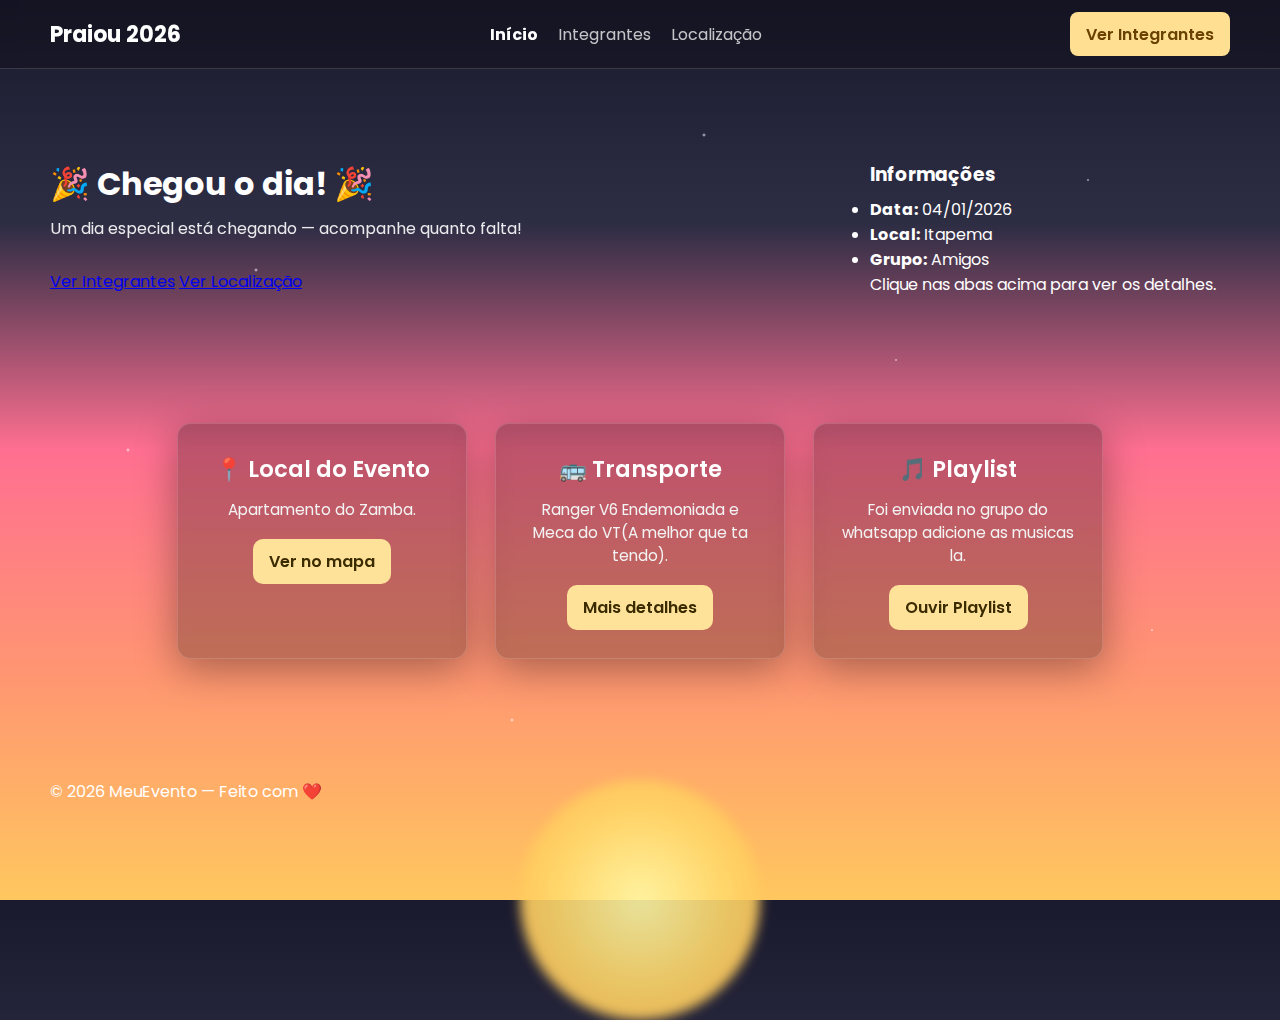
<file: index.html>
<!DOCTYPE html>
<html lang="pt-BR">
<head>
  <meta charset="utf-8" />
  <meta name="viewport" content="width=device-width,initial-scale=1" />
  <title>Contagem Regressiva — Praiou 2026</title>

  <link href="https://fonts.googleapis.com/css2?family=Poppins:wght@300;400;600;700&display=swap" rel="stylesheet">
  <link rel="stylesheet" href="style.css">
</head>

<body>
  <!-- Overlay de transição -->
  <div class="page-transition" id="page-transition">
    <div class="spinner" aria-hidden="true"></div>
  </div>

  <!-- HEADER UNIFICADO -->
  <header class="site-header">
    <div class="container header-inner">
      <a class="brand" href="index.html">Praiou 2026</a>

      <nav class="main-nav" aria-label="Menu principal">
        <a href="index.html" class="nav-link active">Início</a>
        <a href="integrantes.html" class="nav-link">Integrantes</a>
        <a href="localizacao.html" class="nav-link">Localização</a>
      </nav>

      <a href="integrantes.html" class="btn-cta">Ver Integrantes</a>
    </div>
  </header>

  <!-- CONTEÚDO PRINCIPAL -->
  <main>
    <section class="hero fade-in-on-load">
      <div class="container hero-inner" style="display:flex;gap:40px;align-items:flex-start;">

        <!-- LADO ESQUERDO -->
        <div class="hero-left" style="flex:1;min-width:320px;">

          <h1 class="hero-title">⏳ Contagem Regressiva para 04 de Janeiro de 2026</h1>
          <p class="hero-sub">Um dia especial está chegando — acompanhe quanto falta!</p>

          <!-- CONTADOR -->
          <div class="contador" aria-live="polite">
            <div class="box">
              <div class="valor" id="dias">0</div>
              <div class="label">Dias</div>
            </div>
            <div class="box">
              <div class="valor" id="horas">00</div>
              <div class="label">Horas</div>
            </div>
            <div class="box">
              <div class="valor" id="minutos">00</div>
              <div class="label">Minutos</div>
            </div>
            <div class="box">
              <div class="valor" id="segundos">00</div>
              <div class="label">Segundos</div>
            </div>
          </div>

          <div class="hero-actions" style="margin-top:18px;">
            <a href="integrantes.html" class="btn btn-primary">Ver Integrantes</a>
            <a href="localizacao.html" class="btn btn-ghost">Ver Localização</a>
          </div>

        </div>

        <!-- LADO DIREITO (INFORMAÇÕES) -->
        <div class="hero-right" style="width:360px;">
          <div class="hero-card fade-in-on-load">
            <h3>Informações</h3>
            <ul style="text-align:left; margin-top:8px;">
              <li><strong>Data:</strong> 04/01/2026</li>
              <li><strong>Local:</strong> Itapema</li>
              <li><strong>Grupo:</strong> Amigos</li>
            </ul>
            <p class="muted">Clique nas abas acima para ver os detalhes.</p>
          </div>
        </div>

      </div>
    </section>

    <!-- CARDS EXTRAS -->
    <section class="extra-cards fade-in-on-load">
      <div class="container cards-wrapper">

        <div class="info-card">
          <h3>📍 Local do Evento</h3>
          <p>Apartamento do Zamba.</p>
          <a href="localizacao.html" class="card-btn">Ver no mapa</a>
        </div>

        <div class="info-card">
          <h3>🚌 Transporte</h3>
          <p>Ranger V6 Endemoniada e Meca do VT(A melhor que ta tendo).</p>
          <a href="#" class="card-btn">Mais detalhes</a>
        </div>

        <div class="info-card">
          <h3>🎵 Playlist</h3>
          <p>Foi enviada no grupo do whatsapp adicione as musicas la.</p>
          <a href="#" class="card-btn">Ouvir Playlist</a>
        </div>

      </div>
    </section>

  </main>

  <!-- RODAPÉ -->
  <footer class="site-footer">
    <div class="container">
      <p>© <span id="ano"></span> MeuEvento — Feito com ❤️</p>
    </div>
  </footer>

  <script src="script.js"></script>
</body>
</html>
</file>
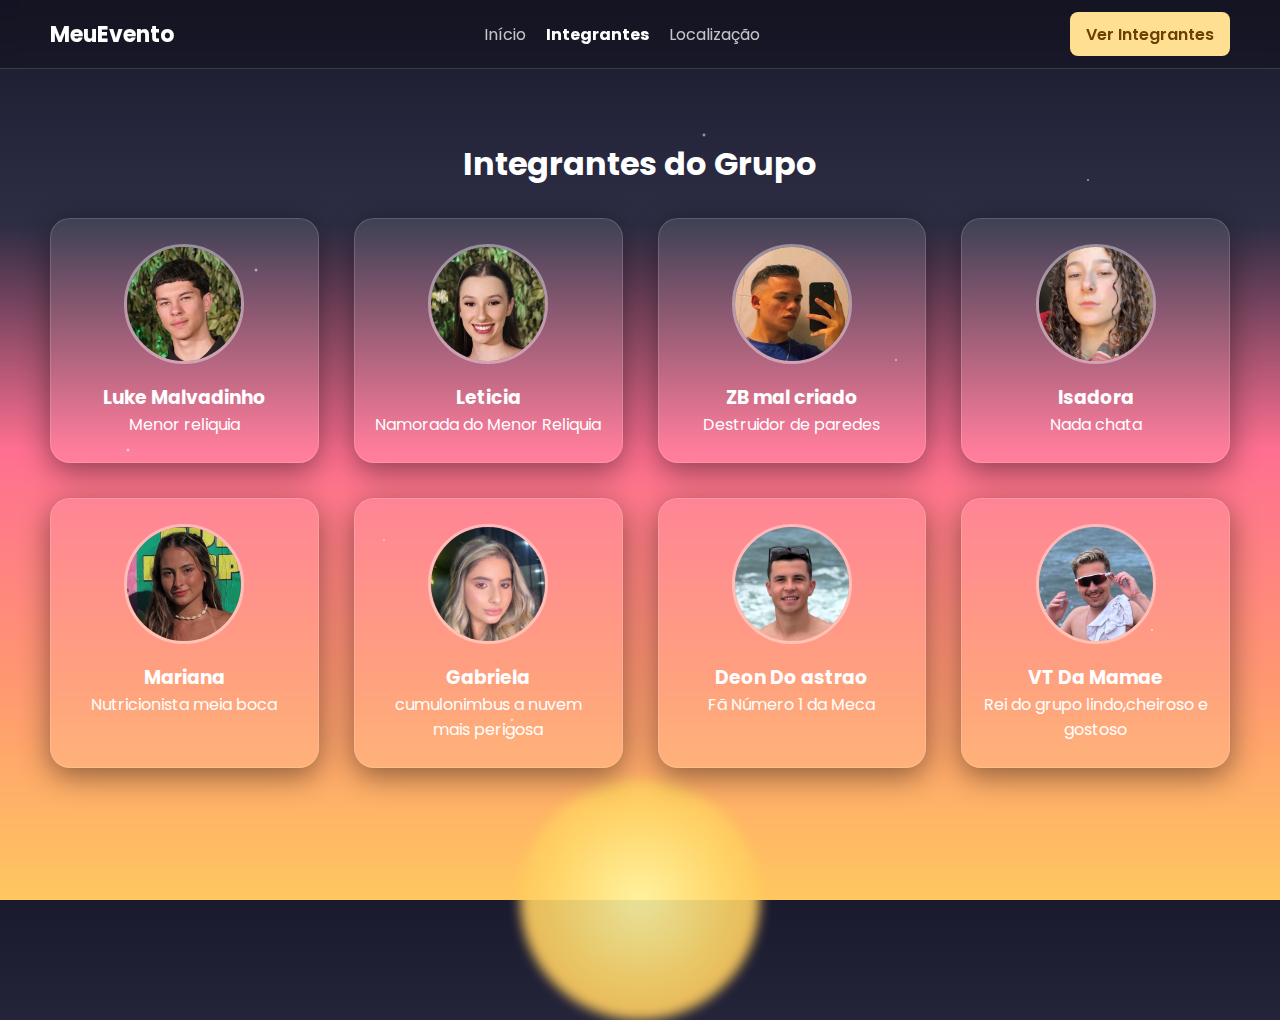
<file: integrantes.html>
<!DOCTYPE html>
<html lang="pt-BR">
<head>
  <meta charset="utf-8" />
  <meta name="viewport" content="width=device-width,initial-scale=1" />
  <title>Integrantes do Grupo</title>

  <link href="https://fonts.googleapis.com/css2?family=Poppins:wght@300;400;600;700&display=swap" rel="stylesheet">
  <link rel="stylesheet" href="style.css">
</head>
<body>
  <!-- overlay de transição -->
  <div class="page-transition" id="page-transition">
    <div class="spinner" aria-hidden="true"></div>
  </div>

  <!-- HEADER (UNIFICADO) -->
  <header class="site-header">
    <div class="container header-inner">
      <a class="brand" href="index.html">MeuEvento</a>

      <nav class="main-nav" aria-label="Menu principal">
        <a href="index.html" class="nav-link">Início</a>
        <a href="integrantes.html" class="nav-link active">Integrantes</a>
        <a href="localizacao.html" class="nav-link">Localização</a>
      </nav>

      <a href="integrantes.html" class="btn-cta">Ver Integrantes</a>
    </div>
  </header>

  <main class="integrantes-page fade-in-on-load">
    <div class="container">
      <h2 class="pessoas-titulo">Integrantes do Grupo</h2>

      <div class="pessoas-container">
        <div class="pessoa-card">
          <img src="pessoa4.jpg" alt="">
          <h3>Luke Malvadinho</h3>
          <p>Menor reliquia</p>
        </div>

        <div class="pessoa-card">
          <img src="pessoa7.jpg" alt="">
          <h3>Leticia</h3>
          <p>Namorada do Menor Reliquia</p>
        </div>

        <div class="pessoa-card">
          <img src="pessoa2.jpg" alt="">
          <h3>ZB mal criado</h3>
          <p>Destruidor de paredes</p>
        </div>

        <div class="pessoa-card">
          <img src="pessoa8.jpg" alt="">
          <h3>Isadora</h3>
          <p>Nada chata</p>
        </div>

        <div class="pessoa-card">
          <img src="pessoa5.jpg" alt="">
          <h3>Mariana</h3>
          <p>Nutricionista meia boca</p>
        </div>

        <div class="pessoa-card">
          <img src="pessoa6.jpg" alt="">
          <h3>Gabriela</h3>
          <p>cumulonimbus a nuvem mais perigosa</p>
        </div>

        <div class="pessoa-card">
          <img src="pessoa3.jpg" alt="">
          <h3>Deon Do astrao</h3>
          <p>Fã Número 1 da Meca</p>
        </div>

        <div class="pessoa-card">
          <img src="pessoa1.jpg" alt="">
          <h3>VT Da Mamae</h3>
          <p>Rei do grupo lindo,cheiroso e gostoso</p>
        </div>
      </div>
    </div>
  </main>

  <script src="script.js"></script>
</body>
</html>
</file>
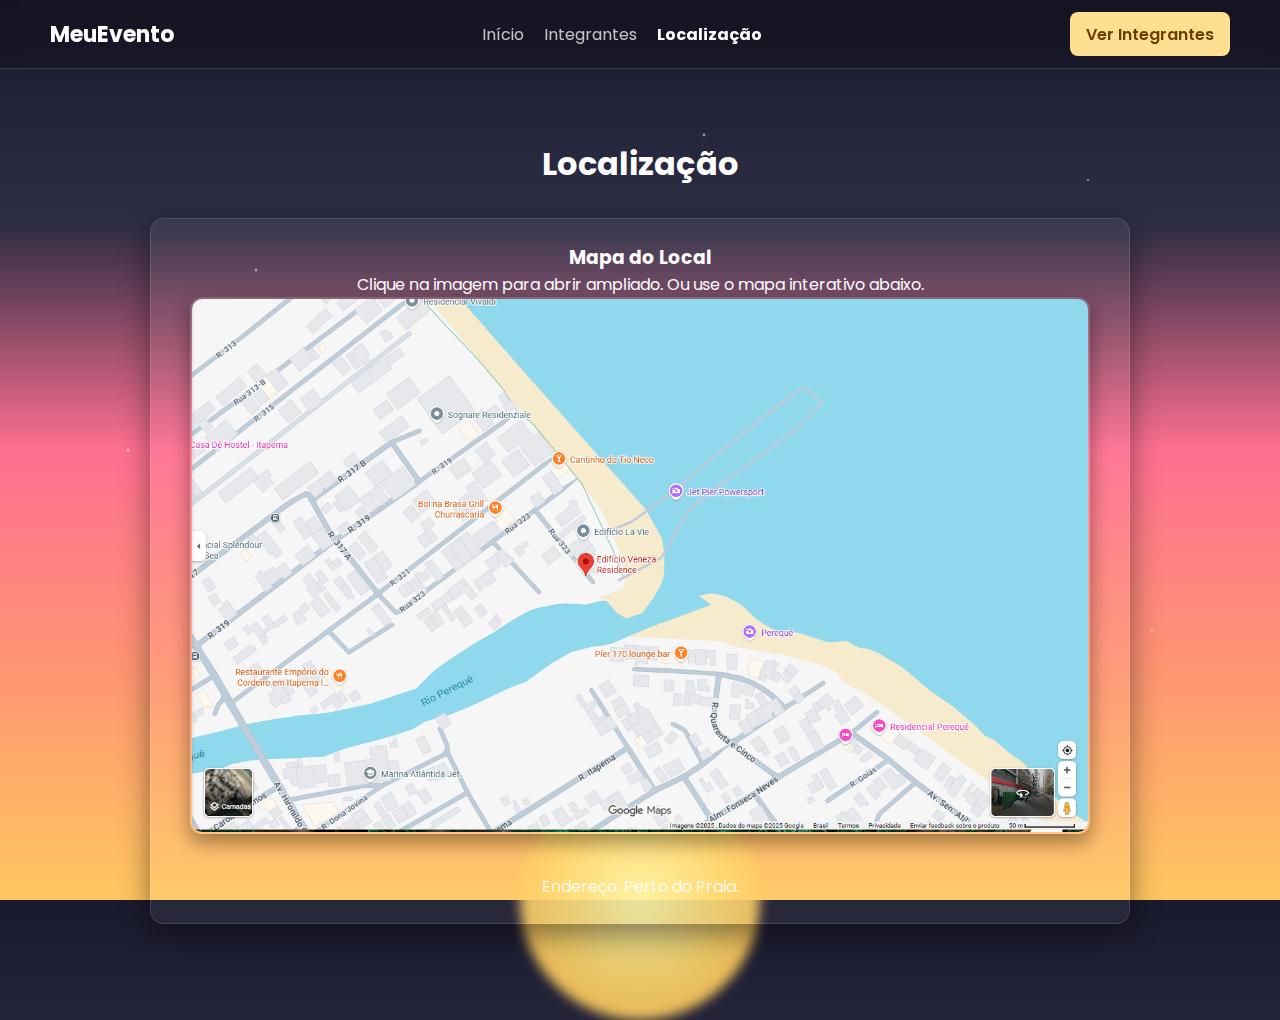
<file: localizacao.html>
<!DOCTYPE html>
<html lang="pt-BR">
<head>
  <meta charset="utf-8" />
  <meta name="viewport" content="width=device-width,initial-scale=1" />
  <title>Localização — MeuEvento</title>

  <link href="https://fonts.googleapis.com/css2?family=Poppins:wght@300;400;600;700&display=swap" rel="stylesheet">
  <link rel="stylesheet" href="style.css">
</head>

<body>
  <!-- Overlay de transição -->
  <div class="page-transition" id="page-transition">
    <div class="spinner" aria-hidden="true"></div>
  </div>

  <!-- HEADER UNIFICADO -->
  <header class="site-header">
    <div class="container header-inner">
      <a class="brand" href="index.html">MeuEvento</a>

      <nav class="main-nav" aria-label="Menu principal">
        <a href="index.html" class="nav-link">Início</a>
        <a href="integrantes.html" class="nav-link">Integrantes</a>
        <a href="localizacao.html" class="nav-link active">Localização</a>
      </nav>

      <a href="integrantes.html" class="btn-cta">Ver Integrantes</a>
    </div>
  </header>

  <main class="integrantes-page fade-in-on-load">
    <div class="container">
      <h2 class="pessoas-titulo">Localização</h2>

      <div class="localizacao-card">
        <h3>Mapa do Local</h3>
        <p class="muted">Clique na imagem para abrir ampliado. Ou use o mapa interativo abaixo.</p>

        <!-- Imagem do mapa (opcional) -->
        <a href="mapa.jpg" target="_blank" rel="noopener noreferrer">
          <img src="mapa.jpg" alt="Mapa da localização" class="mapa-img" style="max-width:900px;">
        </a>

        <!-- MAPA EMBED: preferível usar em vez da imagem. Cole o src do Google Maps no iframe abaixo -->
        <div class="map-embed" style="margin-top:18px;">
          <!-- Exemplo de iframe (se não tiver embed, comente esta tag) -->
          <!--
          <iframe
            src="https://www.google.com/maps/embed?pb=!1m18!...SEU_EMBED_AQUI..."
            width="100%" height="520" style="border:0;" allowfullscreen="" loading="lazy"></iframe>
          -->
        </div>

        <p style="margin-top:15px; color:rgba(255,255,255,0.85);">
          Endereço: Perto do Praia.
        </p>
      </div>
    </div>
  </main>

  <script src="script.js"></script>
</body>
</html>
</file>
<file: style.css>
/* Reset simples */
* { box-sizing: border-box; margin: 0; padding: 0; }
html, body { height: 100%; font-family: 'Poppins', sans-serif; }

/* ============================================================
   🌅 TEMA NASCER DO SOL COM ESTRELAS + SOL ANIMADO EM LOOP
   ============================================================ */

body {
  position: relative;
  overflow-x: hidden;
  color: #fff;

  /* Céu em degradê do amanhecer */
  background: linear-gradient(
    to bottom,
    #1a1a2e,    /* céu escuro */
    #2d2d44,
    #ff6f91,    /* rosa do nascer */
    #ff9671,    /* laranja */
    #ffc75f     /* amarelo sol */
  );
  background-size: 100% 100%;
}

/* ⭐ ESTRELAS que desaparecem com o sol */
body::before {
  content: "";
  position: absolute;
  inset: 0;

  background:
    radial-gradient(2px 2px at 20% 30%, #ffffffcc, transparent),
    radial-gradient(1.5px 1.5px at 70% 40%, #ffffffcc, transparent),
    radial-gradient(2px 2px at 40% 80%, #ffffffcc, transparent),
    radial-gradient(1.5px 1.5px at 85% 20%, #ffffffcc, transparent),
    radial-gradient(2px 2px at 55% 15%, #ffffffcc, transparent),
    radial-gradient(1.2px 1.2px at 30% 60%, #ffffffcc, transparent),
    radial-gradient(1.5px 1.5px at 90% 70%, #ffffffcc, transparent),
    radial-gradient(2px 2px at 10% 50%, #ffffffcc, transparent);

  animation: fadeStars 15s linear infinite;
  z-index: 0;
}

/* ⭐ Loop infinito: estrelas aparecem e somem */
@keyframes fadeStars {
  0%   { opacity: 1; }
  40%  { opacity: 0.8; }
  60%  { opacity: 0.4; }
  80%  { opacity: 0.1; }
  100% { opacity: 1; }
}

/* 🌞 SOL SUBINDO E DESCENDO EM LOOP */
body::after {
  content: "";
  position: absolute;
  left: 50%;
  bottom: -120px; /* começa fora da tela */
  width: 240px;
  height: 240px;
  border-radius: 50%;
  transform: translateX(-50%);
  background: radial-gradient(circle, #fff8a6, #ffd86b, #ffb74a);
  filter: blur(6px);

  animation: sunriseLoop 20s linear infinite;
  opacity: 0.9;
  z-index: 1;
}

/* 🌞 Animação do sol subindo e descendo em loop */
@keyframes sunriseLoop {
  0% {
    bottom: -140px;
    opacity: 0;
  }
  20% {
    bottom: 20px;   /* sol nasce */
    opacity: 1;
  }
  50% {
    bottom: 180px;  /* sol alto */
    opacity: 0.9;
  }
  80% {
    bottom: 20px;   /* voltando */
    opacity: 0.7;
  }
  100% {
    bottom: -140px; /* some no horizonte */
    opacity: 0;
  }
}

/* faz o conteúdo ficar acima dos efeitos */
main, header, footer {
  position: relative;
  z-index: 3;
}

/* ============================================================
   HEADER
   ============================================================ */

.site-header {
  position: fixed;
  top: 0;
  width: 100%;
  padding: 12px 0;
  background: rgba(0,0,0,0.25);
  backdrop-filter: blur(8px);
  border-bottom: 1px solid rgba(255,255,255,0.15);
  z-index: 100;
}

.header-inner {
  display: flex;
  justify-content: space-between;
  align-items: center;
}

.container {
  width: min(1180px, 94%);
  margin: 0 auto;
}

.brand {
  font-size: 22px;
  font-weight: 700;
  color: #fff;
  text-decoration: none;
}

.main-nav {
  display: flex;
  gap: 20px;
}

.nav-link {
  color: rgba(255,255,255,0.75);
  text-decoration: none;
  font-size: 16px;
  transition: 0.25s;
}

.nav-link:hover {
  color: white;
  transform: translateY(-2px);
}

.nav-link.active {
  color: #fff;
  font-weight: 700;
}

.btn-cta {
  padding: 8px 16px;
  border-radius: 8px;
  background: #ffe093;
  color: #6a4100;
  text-decoration: none;
  font-weight: 600;
  transition: 0.25s;
}

.btn-cta:hover {
  opacity: 0.85;
}

/* ============================================================
   HERO (HOME)
   ============================================================ */

main { padding-top: 110px; }

.hero {
  padding: 50px 0 80px;
}

.hero-title {
  font-size: 32px;
  font-weight: 700;
}

.hero-sub {
  margin-top: 8px;
  font-size: 16px;
  opacity: 0.9;
}

/* CONTADOR */
.contador {
  margin-top: 20px;
  display: flex;
  gap: 20px;
  flex-wrap: wrap;
}

.box {
  background: rgba(255,255,255,0.08);
  padding: 20px;
  border-radius: 14px;
  min-width: 110px;
  text-align: center;
  border: 1px solid rgba(255,255,255,0.25);
  backdrop-filter: blur(6px);
  box-shadow: 0 8px 25px rgba(0,0,0,0.35);
  transition: 0.25s;
}

.box:hover {
  transform: translateY(-6px);
  box-shadow: 0 14px 35px rgba(0,0,0,0.55);
}

.valor {
  font-size: 32px;
  font-weight: 700;
}

.label {
  font-size: 14px;
  opacity: 0.8;
}

/* ============================================================
   INTEGRANTES
   ============================================================ */

.integrantes-page {
  padding-top: 140px;
  text-align: center;
}

.pessoas-titulo {
  font-size: 32px;
  font-weight: 700;
  margin-bottom: 30px;
}

.pessoas-container {
  display: grid;
  grid-template-columns: repeat(auto-fit, minmax(260px, 1fr));
  gap: 35px;
  padding-bottom: 80px;
}

.pessoa-card {
  background: rgba(255,255,255,0.1);
  border: 1px solid rgba(255,255,255,0.15);
  border-radius: 20px;
  padding: 25px 20px;
  text-align: center;
  box-shadow: 0 8px 30px rgba(0,0,0,0.45);
  transition: 0.3s;
}

.pessoa-card:hover {
  transform: translateY(-10px);
  box-shadow: 0 16px 45px rgba(0,0,0,0.65);
}

.pessoa-card img {
  width: 150px;
  height: 150px;
  border-radius: 50%;
  object-fit: cover;
  margin-bottom: 12px;
  border: 3px solid rgba(255,255,255,0.4);
}

/* ============================================================
   TRANSIÇÃO ENTRE PÁGINAS
   ============================================================ */

.page-transition {
  position: fixed;
  inset: 0;
  background: rgba(0,0,0,0.7);
  backdrop-filter: blur(6px);
  z-index: 9999;
  pointer-events: none;
  opacity: 1;
  display: flex;
  justify-content: center;
  align-items: center;
  transition: opacity .6s ease;
}

.page-transition.hidden {
  opacity: 0;
  pointer-events: none;
}

.spinner {
  width: 55px;
  height: 55px;
  border-radius: 50%;
  border: 5px solid rgba(255,255,255,0.3);
  border-top-color: #fff;
  animation: spin .8s linear infinite;
}

@keyframes spin {
  to { transform: rotate(360deg); }
}

.fade-in-on-load {
  opacity: 0;
  transform: translateY(8px);
  transition: opacity .6s ease, transform .6s ease;
}

.fade-in-on-load.visible {
  opacity: 1;
  transform: translateY(0);
}
/* ===== Correções para Localização e layout ===== */

/* garante que o container central alinhe corretamente */
.container {
  width: min(1180px, 94%);
  margin: 0 auto;
}

/* cartão do mapa: centralizado e com limite de largura */
.localizacao-card {
  background: rgba(255,255,255,0.06);
  border: 1px solid rgba(255,255,255,0.12);
  padding: 24px;
  border-radius: 14px;
  max-width: 980px;
  margin: 20px auto 80px;
  text-align: center;
  box-shadow: 0 10px 30px rgba(0,0,0,0.45);
  position: relative;
  z-index: 2; /* garante que o card fique acima do sol/estrelas */
}

/* imagem do mapa já tinha, mantemos */
.mapa-img {
  width: 100%;
  height: auto;
  border-radius: 12px;
  border: 2px solid rgba(255,255,255,0.12);
  box-shadow: 0 8px 20px rgba(0,0,0,0.4);
  transition: transform .25s ease, box-shadow .25s ease;
}

/* container para iframe do mapa (responsivo e limitado) */
.map-embed {
  width: 100%;
  max-width: 980px;
  margin: 0 auto;
  border-radius: 12px;
  overflow: hidden;
  box-shadow: 0 8px 30px rgba(0,0,0,0.45);
}

/* estilo do iframe (quando usado) */
.map-embed iframe {
  display: block;
  width: 100%;
  height: 520px;
  border: 0;
}

/* garante que o main e header fiquem sempre acima das decorações (sol/estrelas) */
main, header, footer, .localizacao-card {
  position: relative;
  z-index: 3;
}

/* se algum elemento ainda aparecer por trás, aumente z-index localmente (ex: .localizacao-card { z-index: 10; }) */

/* responsividade */
@media (max-width: 900px) {
  .map-embed iframe { height: 420px; }
  .hero-inner { flex-direction: column; gap: 18px; }
  .hero-right { width:100%; }
}
/* ===== CARDS INFORMATIVOS ===== */

.extra-cards {
  margin-top: 40px;
  margin-bottom: 120px;
  z-index: 5;
  position: relative;
}

.cards-wrapper {
  display: flex;
  justify-content: center;
  flex-wrap: wrap;
  gap: 28px;
  margin-top: 20px;
}

.info-card {
  background: rgba(0, 0, 0, 0.25);
  backdrop-filter: blur(6px);
  padding: 28px;
  width: 290px;
  border-radius: 14px;
  text-align: center;
  border: 1px solid rgba(255,255,255,0.15);
  box-shadow: 0 10px 40px rgba(0,0,0,0.35);
  animation: floatCard 4s ease-in-out infinite alternate;
}

.info-card h3 {
  font-size: 1.4rem;
  font-weight: 600;
  margin-bottom: 12px;
  color: #fff;
}

.info-card p {
  font-size: 0.95rem;
  color: #f3f3f3;
  margin-bottom: 18px;
}

.card-btn {
  display: inline-block;
  padding: 10px 16px;
  background: #ffe29a;
  color: #3b2b00;
  border-radius: 10px;
  font-weight: 600;
  text-decoration: none;
  transition: 0.25s ease;
}

.card-btn:hover {
  background: #ffdb70;
  transform: translateY(-3px);
}

/* animação suave */
@keyframes floatCard {
  from {
    transform: translateY(0px);
  }
  to {
    transform: translateY(-6px);
  }
}
/* ================= Responsividade mobile (pequenas telas) ================= */
@media (max-width: 900px) {
  /* Empilha hero em coluna */
  .hero-inner {
    flex-direction: column;
    gap: 22px;
    align-items: stretch;
  }
  .hero-right { width: 100%; order: 2; }
  .hero-left { order: 1; }

  /* Contador empilha e ocupa largura */
  .contador { justify-content: flex-start; gap: 12px; flex-wrap: wrap; }
  .box { min-width: 120px; flex: 1 1 45%; }

  /* Cards extras: coluna e botões full-width */
  .cards-wrapper { flex-direction: column; align-items: center; gap: 18px; }
  .info-card { width: 100%; max-width: 520px; }
  .card-btn { display: block; width: 100%; text-align: center; }

  /* Ajustes de tipografia para leitura */
  .hero-title { font-size: 1.6rem; }
  .hero-sub { font-size: 0.95rem; }

  /* Map / iframe menor no mobile */
  .map-embed iframe { height: 320px; }
  .mapa-img { max-width: 100%; height: auto; }

  /* Espaçamentos */
  main { padding-top: 90px; }
}

/* ================= Melhora toque e acessibilidade ================= */
.btn, .btn-cta, .card-btn {
  touch-action: manipulation;
  -webkit-tap-highlight-color: rgba(0,0,0,0.05);
  min-height: 44px; /* recomendação Apple */
  display: inline-flex;
  align-items: center;
  justify-content: center;
}

/* ================= Prefers-reduced-motion ================= */
@media (prefers-reduced-motion: reduce) {
  * { animation-duration: 0.001ms !important; animation-iteration-count: 1 !important; transition-duration: 0.001ms !important; scroll-behavior: auto !important; }
}

/* ================= Estilo leve para imagens dos integrantes no mobile ================= */
.pessoa-card img {
  width: 120px;
  height: 120px;
}

/* ================= Small fixes: header menor no mobile ================= */
@media (max-width: 480px) {
  .site-header { padding: 8px 0; }
  .brand { font-size: 18px; }
  .main-nav { gap: 12px; font-size: 14px; }
  .header-inner { padding: 0 10px; }
}
</file>
